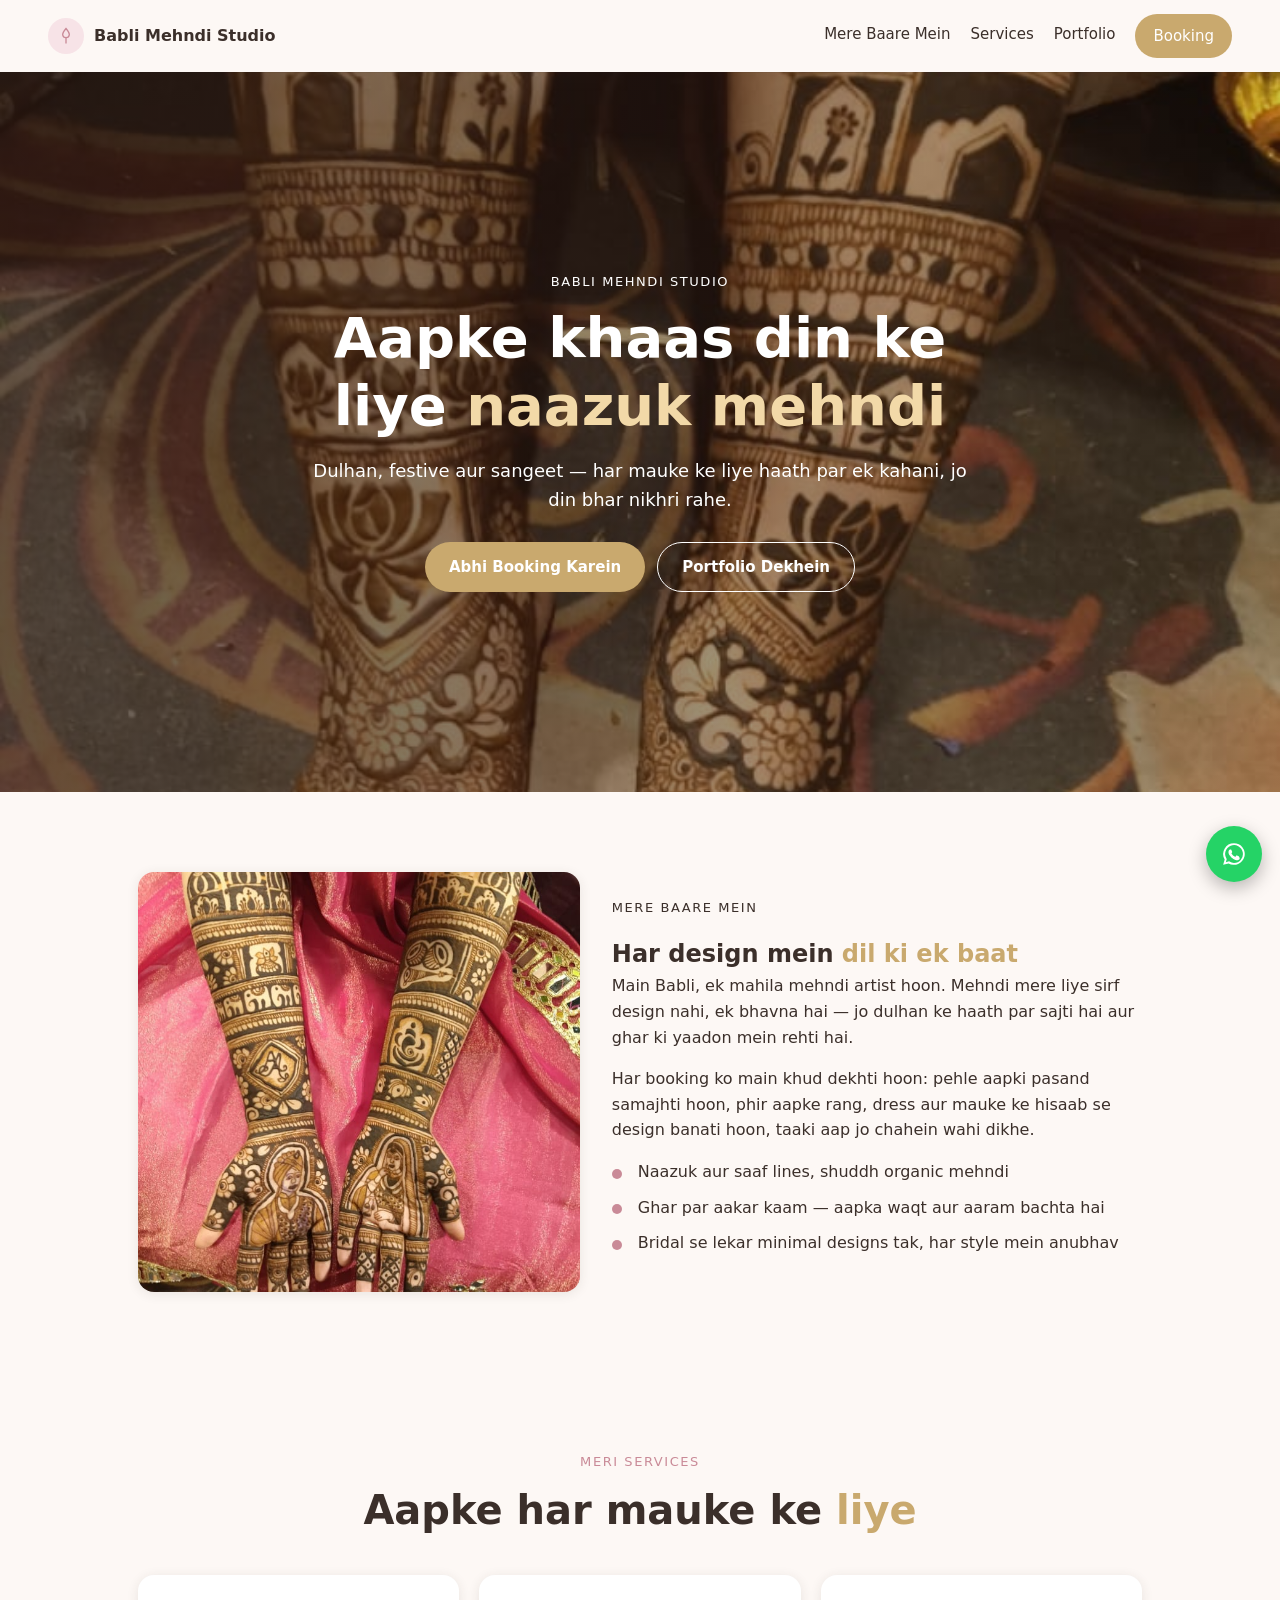
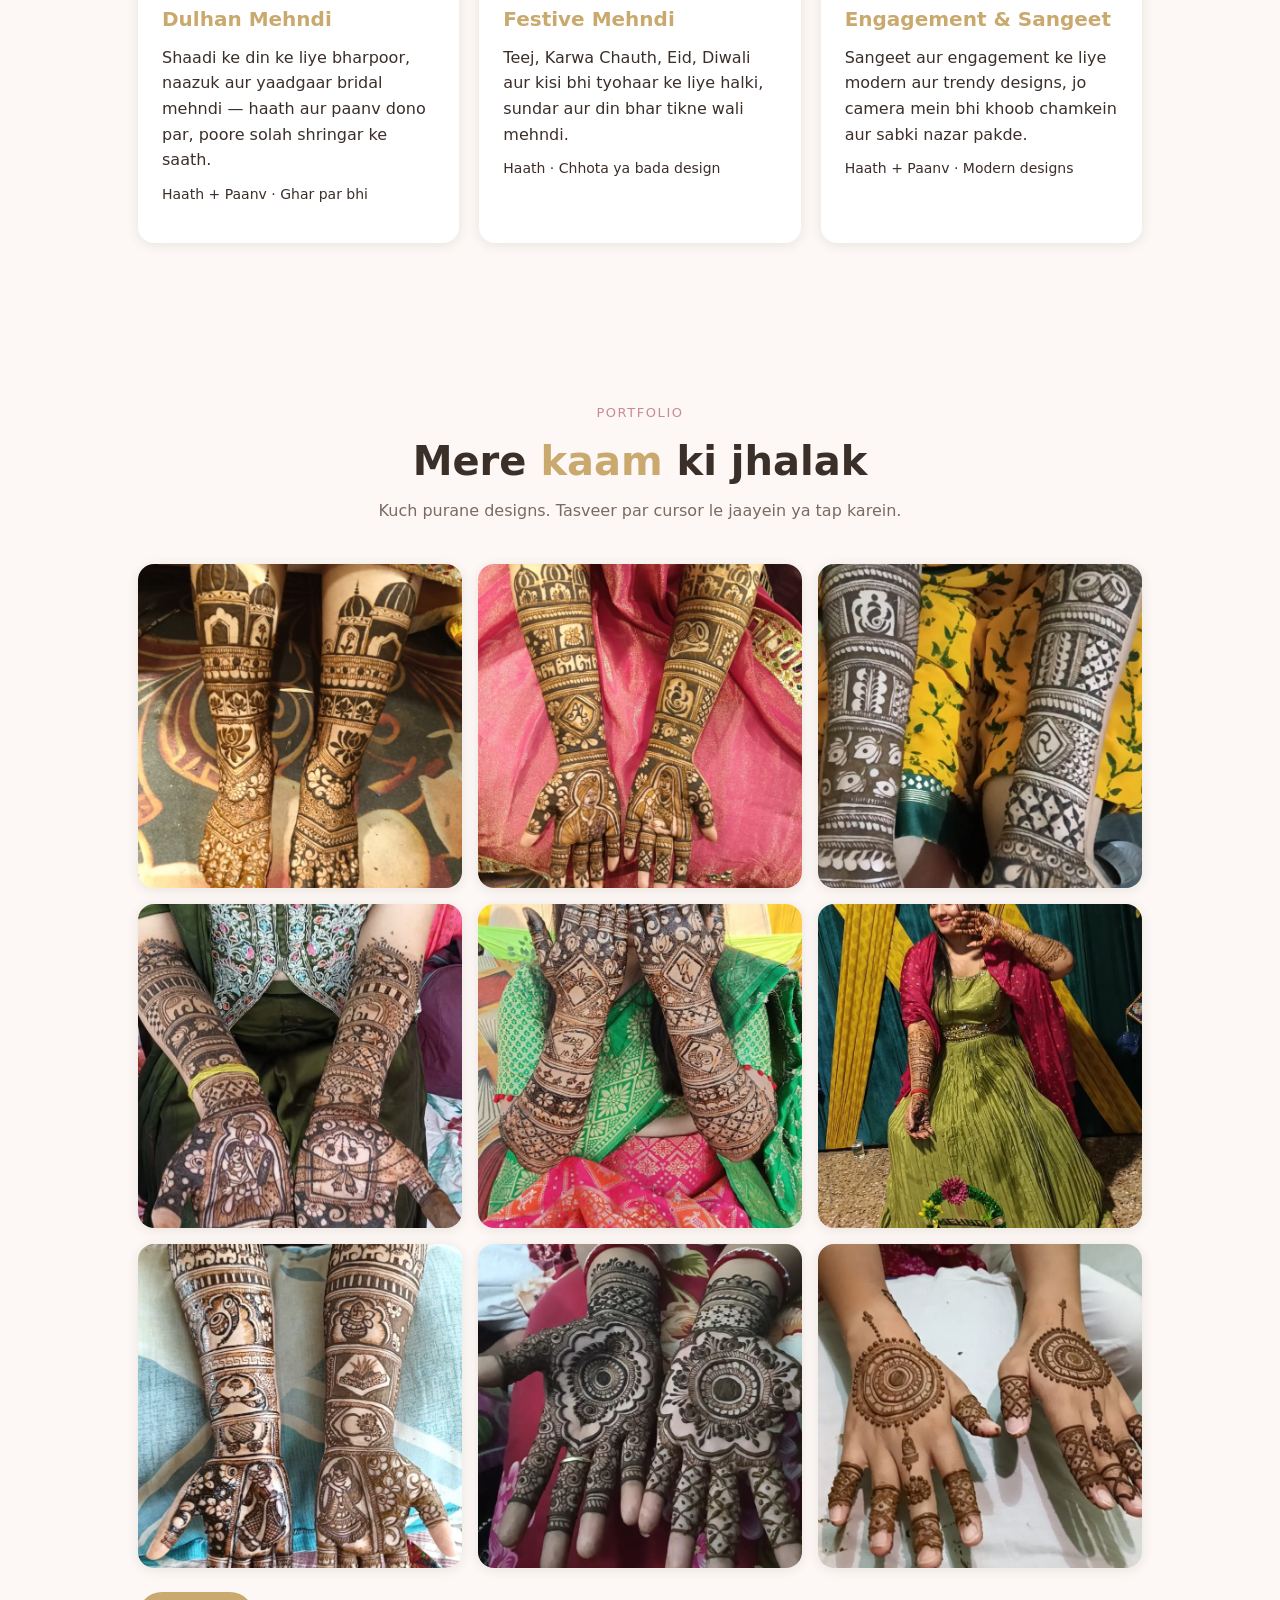
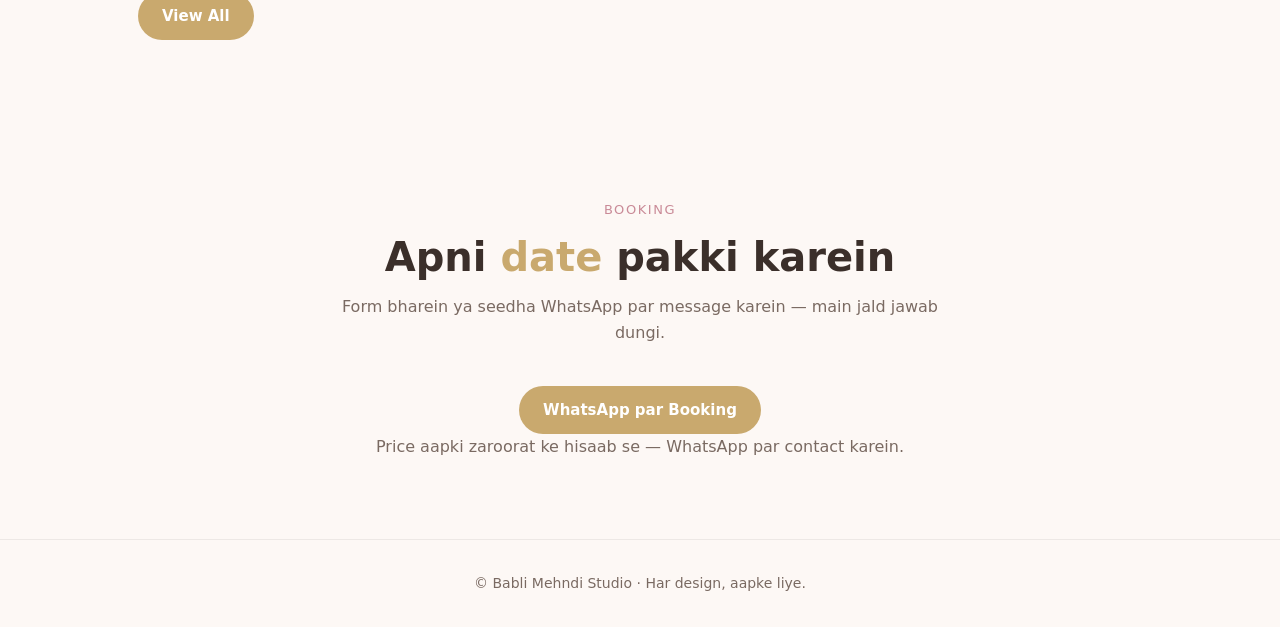
<file: index.html>
<!doctype html>
<html lang="hi">
<head>
  <meta charset="utf-8">
  <meta name="viewport" content="width=device-width, initial-scale=1">
  <title>Babli Mehndi Studio — Dulhan aur Festive Mehndi</title>
  <meta name="description" content="Babli Mehndi Studio: bridal, festive aur sangeet ke liye elegant mehndi designs. Portfolio dekhein aur booking karein.">
  <link rel="stylesheet" href="style.css">
  <link rel="stylesheet" href="style-extra.css">
  <link rel="stylesheet" href="assets/whatsapp-button.css">
</head>
<body>

  <header class="site-header">
    <a class="brand" href="#top">
      <span class="brand-mark" aria-hidden="true">
        <svg width="20" height="20" viewBox="0 0 24 24" fill="none" stroke="currentColor" stroke-width="1.6"><path d="M12 3c2.5 3 4 5.2 4 7.5A4 4 0 0 1 12 14a4 4 0 0 1-4-3.5C8 8.2 9.5 6 12 3z"/><path d="M12 14v7"/></svg>
      </span>
      <span>Babli Mehndi Studio</span>
    </a>
    <button class="nav-toggle" id="navToggle" aria-label="Menu kholen" aria-expanded="false">
      <svg width="24" height="24" viewBox="0 0 24 24" fill="none" stroke="currentColor" stroke-width="1.8" stroke-linecap="round"><path d="M4 7h16M4 12h16M4 17h16"/></svg>
    </button>
    <nav class="main-nav" id="mainNav">
      <a href="#about">Mere Baare Mein</a>
      <a href="#services">Services</a>
      <a href="#gallery">Portfolio</a>
      <a href="#booking" class="nav-cta">Booking</a>
    </nav>
  </header>

  <main id="top">

    <section class="hero">
      <div class="hero-art" aria-hidden="true">
        <svg class="hero-svg" viewBox="0 0 400 400" fill="none" stroke="#C9A96E" stroke-width="1.2">
          <circle cx="200" cy="200" r="160"/>
          <circle cx="200" cy="200" r="120"/>
          <circle cx="200" cy="200" r="80"/>
          <path d="M200 40 Q230 120 200 200 Q170 120 200 40Z"/>
          <path d="M360 200 Q280 230 200 200 Q280 170 360 200Z"/>
          <path d="M200 360 Q170 280 200 200 Q230 280 200 360Z"/>
          <path d="M40 200 Q120 170 200 200 Q120 230 40 200Z"/>
        </svg>
      </div>
      <div class="hero-inner">
        <p class="eyebrow">Babli Mehndi Studio</p>
        <h1>Aapke khaas din ke liye <span class="accent-text">naazuk mehndi</span></h1>
        <p class="hero-lead">Dulhan, festive aur sangeet — har mauke ke liye haath par ek kahani, jo din bhar nikhri rahe.</p>
        <div class="hero-actions">
          <a class="btn btn-primary" href="#booking">Abhi Booking Karein</a>
          <a class="btn btn-ghost" href="#gallery">Portfolio Dekhein</a>
        </div>
      </div>
    </section>

    <section class="section about" id="about">
      <div class="about-grid">
        <div class="about-art">
          <svg class="about-svg" viewBox="0 0 240 240" fill="none" stroke="#C98A97" stroke-width="1.4">
            <circle cx="120" cy="120" r="100"/>
            <path d="M120 30 Q140 100 120 120 Q100 100 120 30Z"/>
            <path d="M210 120 Q140 140 120 120 Q140 100 210 120Z"/>
            <path d="M120 210 Q100 140 120 120 Q140 140 120 210Z"/>
            <path d="M30 120 Q100 100 120 120 Q100 140 30 120Z"/>
          </svg>
        </div>
        <div class="about-text">
          <p class="eyebrow">Mere Baare Mein</p>
          <h2 class="section-title">Har design mein <span class="accent-text">dil ki ek baat</span></h2>
          <p>Main Babli, ek mahila mehndi artist hoon. Mehndi mere liye sirf design nahi, ek bhavna hai — jo dulhan ke haath par sajti hai aur ghar ki yaadon mein rehti hai.</p>
          <p>Har booking ko main khud dekhti hoon: pehle aapki pasand samajhti hoon, phir aapke rang, dress aur mauke ke hisaab se design banati hoon, taaki aap jo chahein wahi dikhe.</p>
          <ul class="about-points">
            <li>Naazuk aur saaf lines, shuddh organic mehndi</li>
            <li>Ghar par aakar kaam — aapka waqt aur aaram bachta hai</li>
            <li>Bridal se lekar minimal designs tak, har style mein anubhav</li>
          </ul>
        </div>
      </div>
    </section>

    <section class="section services" id="services">
      <div class="section-head">
        <p class="eyebrow">Meri Services</p>
        <h2>Aapke har mauke ke <span class="accent-text">liye</span></h2>
      </div>

      <div class="service-grid">
        <article class="service-card">
          <h3>Dulhan Mehndi</h3>
          <p>Shaadi ke din ke liye bharpoor, naazuk aur yaadgaar bridal mehndi — haath aur paanv dono par, poore solah shringar ke saath.</p>
          <p class="service-meta">Haath + Paanv · Ghar par bhi</p>
        </article>

        <article class="service-card">
          <h3>Festive Mehndi</h3>
          <p>Teej, Karwa Chauth, Eid, Diwali aur kisi bhi tyohaar ke liye halki, sundar aur din bhar tikne wali mehndi.</p>
          <p class="service-meta">Haath · Chhota ya bada design</p>
        </article>

        <article class="service-card">
          <h3>Engagement & Sangeet</h3>
          <p>Sangeet aur engagement ke liye modern aur trendy designs, jo camera mein bhi khoob chamkein aur sabki nazar pakde.</p>
          <p class="service-meta">Haath + Paanv · Modern designs</p>
        </article>
      </div>
    </section>

    <section class="section gallery" id="gallery">
      <div class="section-head">
        <p class="eyebrow">Portfolio</p>
        <h2>Mere <span class="accent-text">kaam</span> ki jhalak</h2>
        <p class="section-lead">Kuch purane designs. Tasveer par cursor le jaayein ya tap karein.</p>
      </div>

      <div class="gallery-grid">
        <figure class="gallery-item" tabindex="0">
          <img class="gallery-img" src="assets/images/mehndi-1.svg" alt="Gol flower pattern ki mehndi design" loading="lazy">
          <figcaption>Floral Circle</figcaption>
        </figure>
        <figure class="gallery-item" tabindex="0">
          <img class="gallery-img" src="assets/images/mehndi-2.svg" alt="Wavy line pattern wali mehndi design" loading="lazy">
          <figcaption>Wave Lines</figcaption>
        </figure>
        <figure class="gallery-item" tabindex="0">
          <img class="gallery-img" src="assets/images/mehndi-3.svg" alt="Paisley motif wali mehndi design" loading="lazy">
          <figcaption>Paisley Motif</figcaption>
        </figure>
        <figure class="gallery-item" tabindex="0">
          <img class="gallery-img" src="assets/images/mehndi-4.svg" alt="Bridal mehndi design" loading="lazy">
          <figcaption>Bridal Lace</figcaption>
        </figure>
        <figure class="gallery-item" tabindex="0">
          <img class="gallery-img" src="assets/images/mehndi-5.svg" alt="Minimal mehndi design" loading="lazy">
          <figcaption>Minimal Touch</figcaption>
        </figure>
        <figure class="gallery-item" tabindex="0">
          <img class="gallery-img" src="assets/images/mehndi-6.svg" alt="Festive mehndi design" loading="lazy">
          <figcaption>Festive Glow</figcaption>
        </figure>
      </div>
    </section>

    <section class="section booking" id="booking">
      <div class="section-head">
        <p class="eyebrow">Booking</p>
        <h2>Apni <span class="accent-text">date</span> pakki karein</h2>
        <p class="section-lead booking-note">Form bharein ya seedha WhatsApp par message karein — main jald jawab dungi.</p>
      </div>
      <div class="booking-cta">
        <a class="btn btn-primary" href="https://wa.me/917860171192?text=Namaste%2C%20Babli%20Mehndi%20Studio%20mein%20booking%20karni%20hai" target="_blank" rel="noopener">WhatsApp par Booking</a>
      </div>
      <p class="booking-note">Price aapki zaroorat ke hisaab se — WhatsApp par contact karein.</p>
    </section>

  </main>

  <a class="wa-float" href="https://wa.me/917860171192?text=Namaste%2C%20Babli%20Mehndi%20Studio%20mein%20booking%20karni%20hai" target="_blank" rel="noopener" aria-label="WhatsApp par message karein">
    <svg width="26" height="26" viewBox="0 0 24 24" fill="currentColor" aria-hidden="true"><path d="M12 2a10 10 0 0 0-8.6 15.1L2 22l5-1.3A10 10 0 1 0 12 2zm0 18.2a8.2 8.2 0 0 1-4.2-1.2l-.3-.2-3 .8.8-2.9-.2-.3A8.2 8.2 0 1 1 12 20.2zm4.5-6.1c-.2-.1-1.4-.7-1.6-.8-.2-.1-.4-.1-.6.1l-.8 1c-.1.2-.3.2-.5.1a6.7 6.7 0 0 1-3.3-2.9c-.2-.4.2-.4.6-1.2.1-.2 0-.3 0-.4l-.7-1.8c-.2-.4-.4-.4-.6-.4h-.5a1 1 0 0 0-.7.3 3 3 0 0 0-.9 2.2c0 1.3.9 2.6 1.1 2.8.1.2 1.8 2.8 4.4 3.9 2.6 1 2.6.7 3.1.7.5 0 1.4-.6 1.6-1.1.2-.6.2-1.1.1-1.2-.1-.1-.2-.2-.4-.3z"/></svg>
  </a>

  <footer class="site-footer">
    <p>© Babli Mehndi Studio · Har design, aapke liye.</p>
  </footer>

  <script src="script.js"></script>
</body>
</html>
</file>
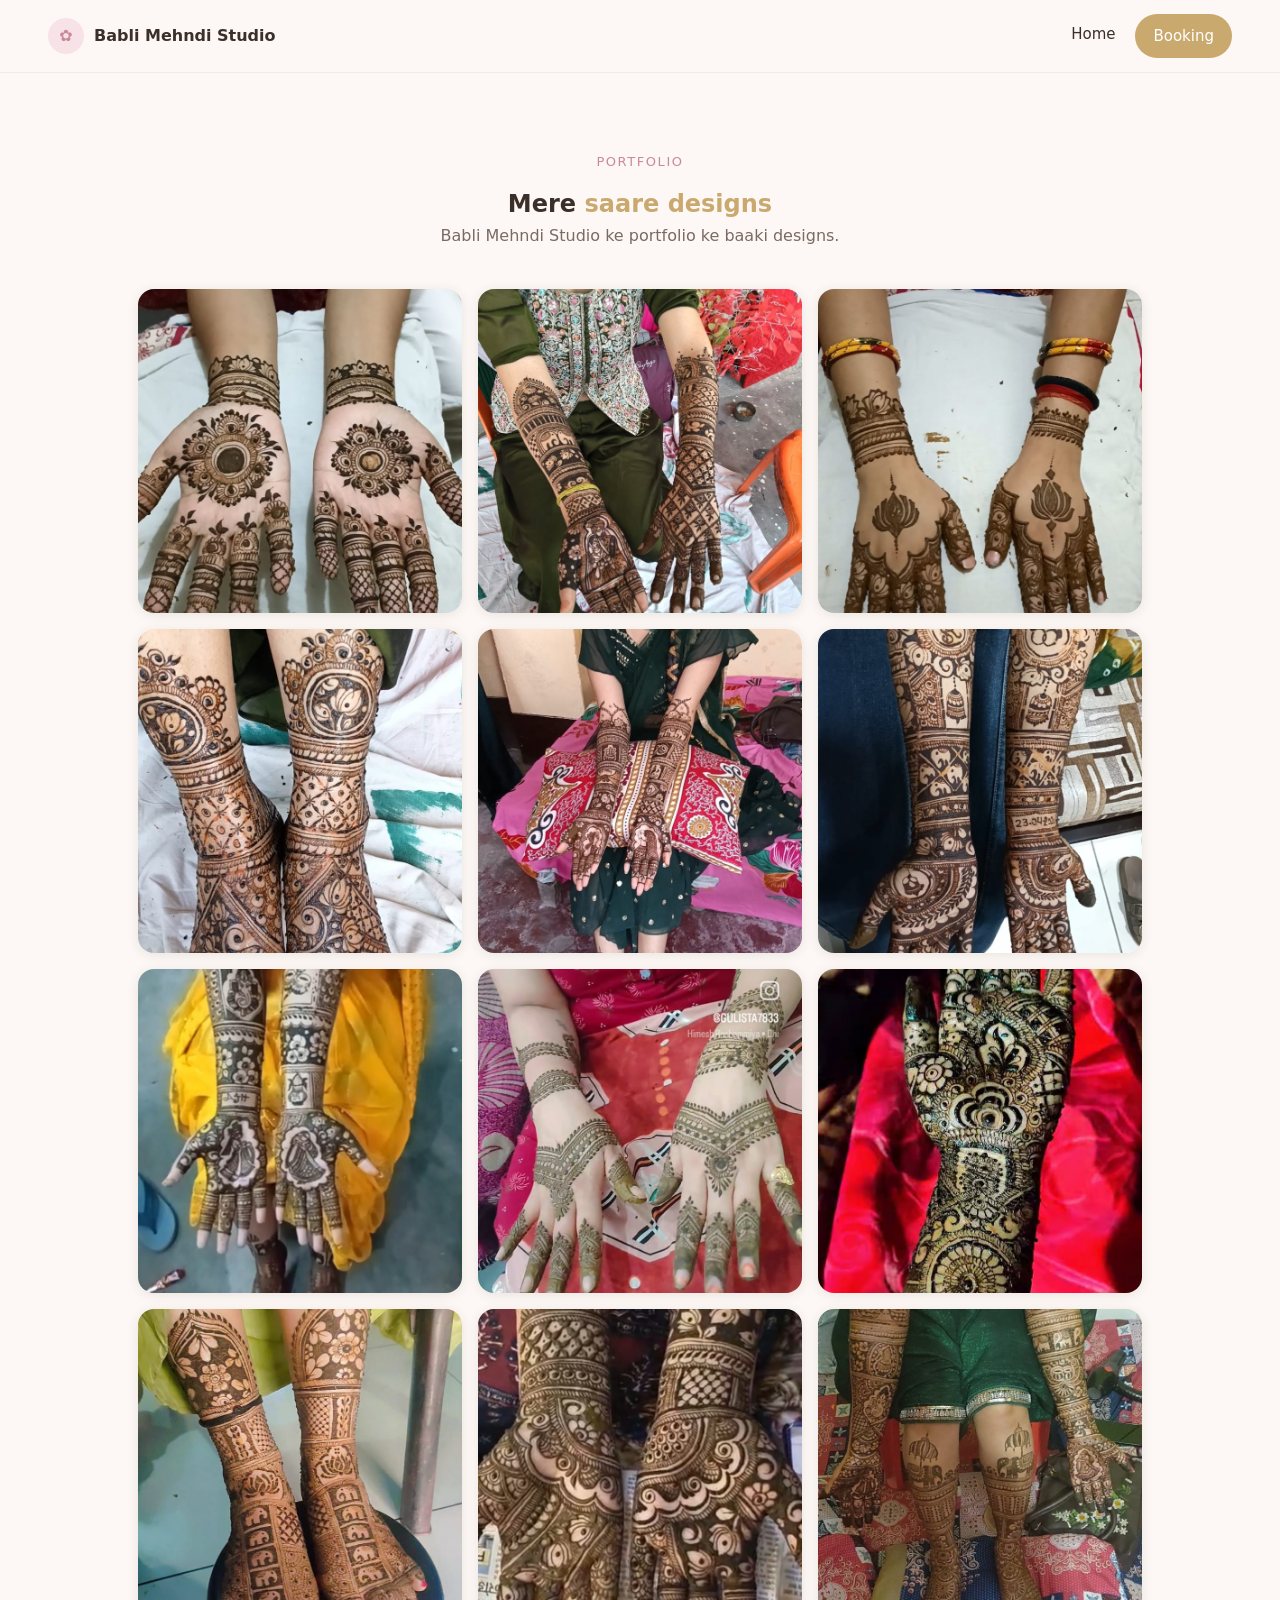
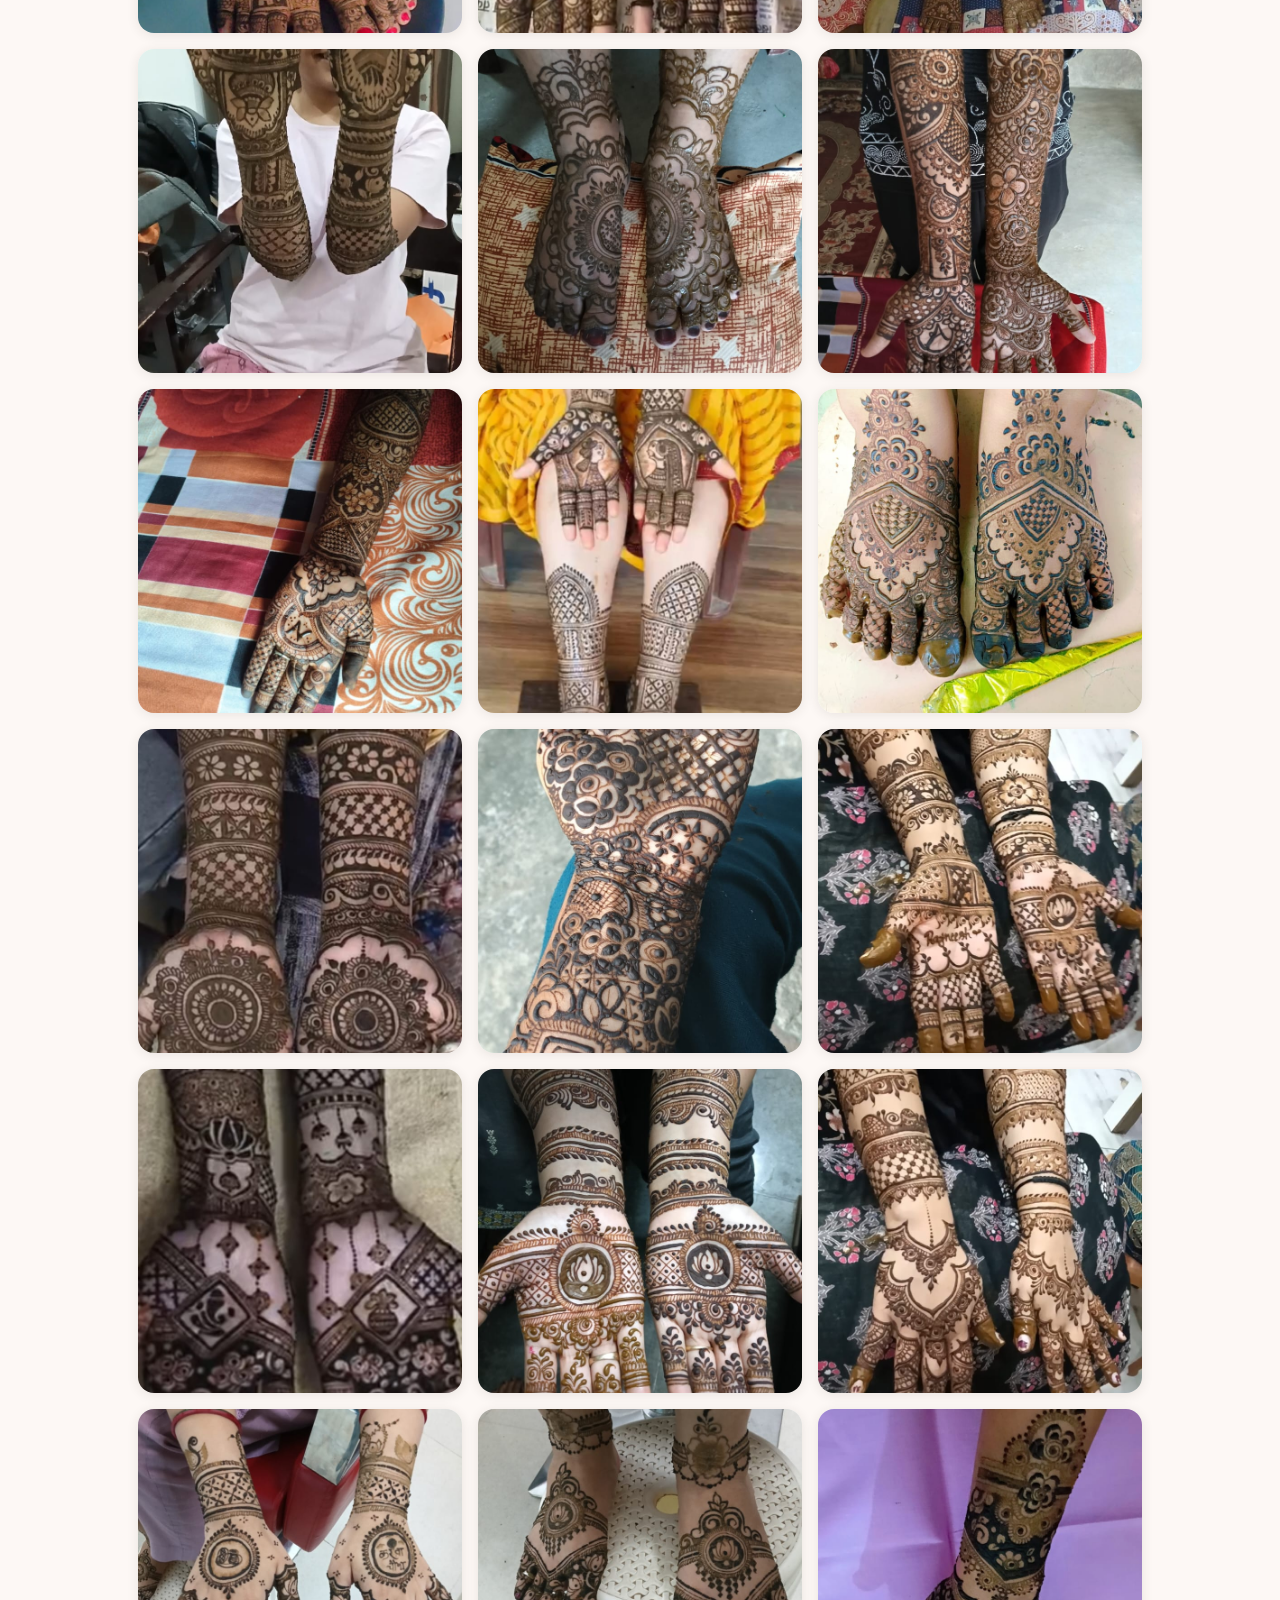
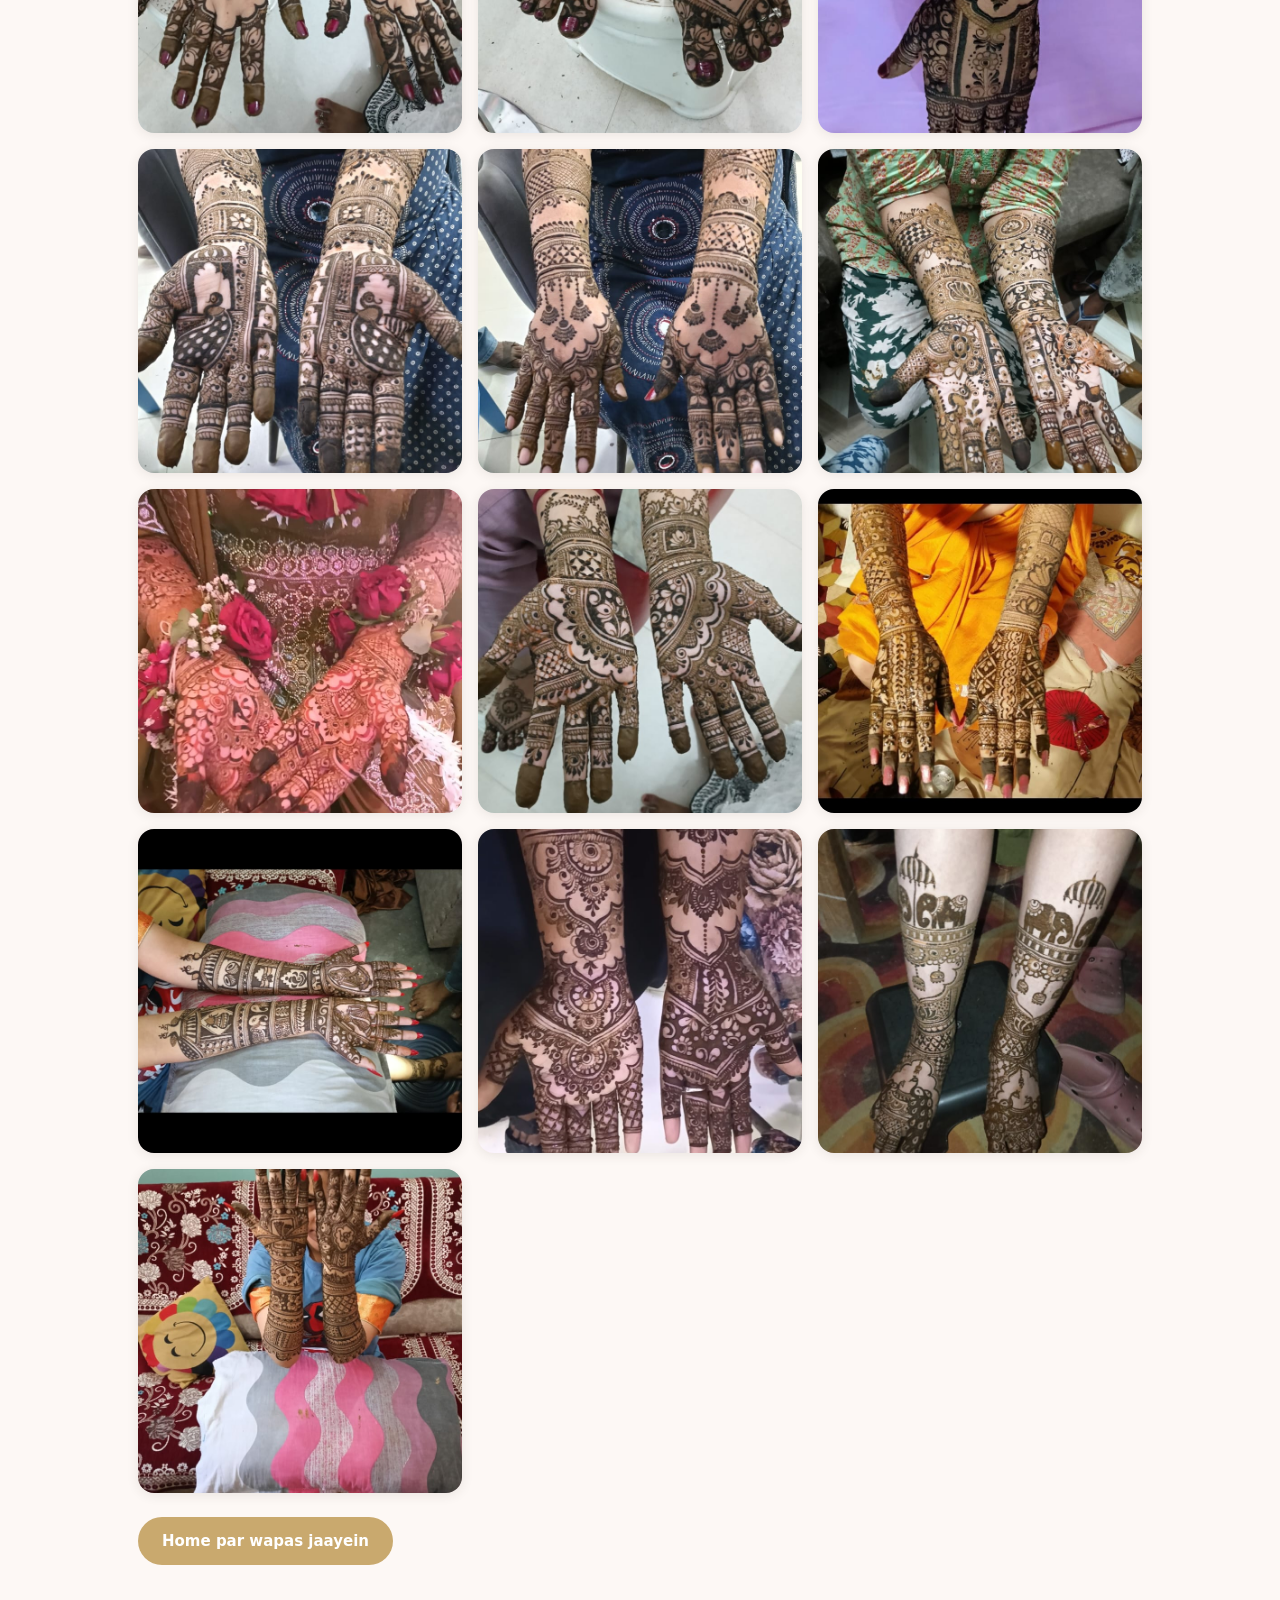
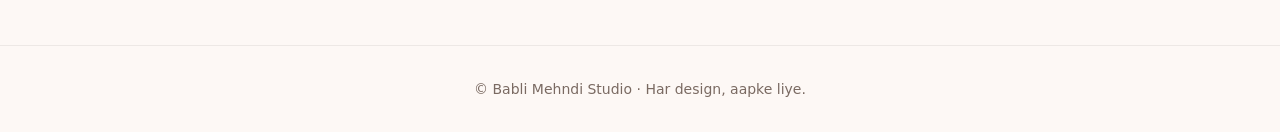
<file: portfolio.html>
<!doctype html>
<html lang="hi">
<head>
  <meta charset="utf-8">
  <meta name="viewport" content="width=device-width, initial-scale=1">
  <title>Full Portfolio — Babli Mehndi Studio</title>
  <meta name="description" content="Babli Mehndi Studio ke poore mehndi design portfolio ko dekhein.">
  <link rel="stylesheet" href="style.css">
  <link rel="stylesheet" href="style-extra.css">
</head>
<body data-page="portfolio">
  <header class="site-header">
    <a class="brand" href="index.html">
      <span class="brand-mark" aria-hidden="true">✿</span>
      <span>Babli Mehndi Studio</span>
    </a>
    <nav class="main-nav" aria-label="Main navigation">
      <a href="index.html">Home</a>
      <a href="index.html#booking" class="nav-cta">Booking</a>
    </nav>
  </header>
  <main>
    <section class="section gallery" id="gallery">
      <div class="section-head">
        <p class="eyebrow">Portfolio</p>
        <h1 class="section-title">Mere <span class="accent-text">saare designs</span></h1>
        <p class="section-lead">Babli Mehndi Studio ke portfolio ke baaki designs.</p>
      </div>
      <div class="gallery-grid"></div>
    </section>
  </main>
  <footer class="site-footer">
    <p>© Babli Mehndi Studio · Har design, aapke liye.</p>
  </footer>
  <script src="script.js"></script>
</body>
</html>
</file>
<file: style.css>
:root {
  --bg: #FDF8F5;
  --surface: #FFFFFF;
  --accent: #C9A96E;
  --accent-soft: #C98A97;
  --text: #3B2F2A;
  --muted: #7A6A62;
  --radius: 16px;
  --shadow: 0 2px 12px rgba(59,47,42,.10);
}

* { box-sizing: border-box; margin: 0; padding: 0; }
html { scroll-behavior: smooth; }
body {
  font-family: system-ui, -apple-system, "Segoe UI", Roboto, sans-serif;
  background: var(--bg);
  color: var(--text);
  font-size: 16px;
  line-height: 1.6;
}
img, svg { max-width: 100%; height: auto; display: block; }
a { color: inherit; text-decoration: none; }

.accent-text { color: var(--accent); }
.eyebrow {
  font-size: 13px;
  letter-spacing: .12em;
  text-transform: uppercase;
  color: var(--accent-soft);
  margin-bottom: 12px;
}

/* HEADER */
.site-header {
  position: sticky; top: 0; z-index: 50;
  display: flex; align-items: center; justify-content: space-between;
  padding: 14px clamp(16px, 5vw, 48px);
  background: rgba(253,248,245,.92);
  backdrop-filter: blur(8px);
  box-shadow: 0 1px 0 rgba(59,47,42,.06);
}
.brand { display: flex; align-items: center; gap: 10px; font-weight: 600; }
.brand-mark {
  display: inline-flex; align-items: center; justify-content: center;
  width: 36px; height: 36px; border-radius: 50%;
  background: #F7E3E7; color: var(--accent-soft);
}
.nav-toggle {
  display: none;
  min-width: 44px; min-height: 44px;
  background: none; border: none; color: var(--text); cursor: pointer;
  align-items: center; justify-content: center;
}
.main-nav { display: flex; gap: 20px; }
.main-nav a { font-size: 15px; padding: 8px 0; }
.nav-cta {
  background: var(--accent); color: #fff !important;
  padding: 10px 18px !important; border-radius: 999px;
}

/* HERO */
.hero {
  position: relative;
  display: flex; align-items: center; justify-content: center;
  min-height: 80vh;
  padding: clamp(48px, 10vw, 96px) clamp(16px, 5vw, 48px);
  text-align: center;
  overflow: hidden;
}
.hero-art {
  position: absolute; inset: 0;
  display: flex; align-items: center; justify-content: center;
  opacity: .35; pointer-events: none;
}
.hero-svg { width: min(420px, 80vw); height: auto; }
.hero-inner { position: relative; max-width: 680px; }
.hero h1 {
  font-size: clamp(28px, 7vw, 56px);
  line-height: 1.2;
  font-weight: 700;
  margin-bottom: 18px;
}
.hero-lead {
  font-size: clamp(16px, 2.2vw, 18px);
  color: var(--muted);
  margin-bottom: 28px;
}
.hero-actions {
  display: flex; flex-wrap: wrap; gap: 12px; justify-content: center;
}

/* BUTTONS */
.btn {
  display: inline-flex; align-items: center; justify-content: center;
  min-height: 44px; padding: 12px 24px;
  border-radius: 999px; font-weight: 600; font-size: 15px;
  border: none; cursor: pointer;
  transition: transform .18s ease, opacity .18s ease;
}
.btn:hover { transform: translateY(-2px); opacity: .95; }
.btn:disabled { opacity: .6; cursor: not-allowed; transform: none; }
.btn-primary { background: var(--accent); color: #fff; }
.btn-ghost { border: 1.5px solid var(--accent); color: var(--text); background: transparent; }

/* SECTIONS */
.section {
  padding: clamp(48px, 8vw, 80px) clamp(16px, 5vw, 48px);
  max-width: 1100px; margin: 0 auto;
}
.section-head { text-align: center; margin-bottom: 40px; }
.section-head h2 {
  font-size: clamp(24px, 5.5vw, 40px);
  line-height: 1.25; margin-bottom: 12px;
}
.section-lead { color: var(--muted); max-width: 620px; margin: 0 auto; }

/* ABOUT */
.about-grid {
  display: grid; gap: 32px; align-items: center;
}
.about-art { display: flex; justify-content: center; align-items: center; }
.about-svg { width: min(240px, 60vw); height: auto; }
.about-text p { margin-bottom: 16px; color: var(--text); }
.about-points { list-style: none; margin-top: 8px; }
.about-points li {
  position: relative; padding-left: 26px; margin-bottom: 10px;
}
.about-points li::before {
  content: ""; position: absolute; left: 0; top: .6em;
  width: 10px; height: 10px; border-radius: 50%;
  background: var(--accent-soft);
}

/* SERVICES */
.service-grid { display: grid; gap: 20px; }
.service-card {
  background: var(--surface);
  border-radius: var(--radius);
  padding: 28px 24px;
  box-shadow: var(--shadow);
  transition: transform .18s ease, box-shadow .18s ease;
}
.service-card:hover { transform: translateY(-4px); }
.service-card h3 { font-size: 20px; margin-bottom: 10px; color: var(--accent); }
.service-card p { color: var(--text); margin-bottom: 10px; }
.service-meta { font-size: 14px; color: var(--muted); }

/* PORTFOLIO GALLERY */
.gallery-grid {
  display: grid; gap: 16px;
  grid-template-columns: 1fr;
}
@media (min-width: 720px) {
  .gallery-grid { grid-template-columns: repeat(3, 1fr); }
  .about-grid { grid-template-columns: 1fr 1.2fr; }
  .service-grid { grid-template-columns: repeat(3, 1fr); }
}
.gallery-item {
  position: relative;
  border-radius: var(--radius);
  overflow: hidden;
  background: var(--surface);
  box-shadow: var(--shadow);
  cursor: pointer;
}
.gallery-img {
  width: 100%; height: auto; aspect-ratio: 1 / 1;
  object-fit: cover; display: block;
  background: #F7E3E7;
  transition: transform .4s ease, filter .4s ease;
}
.gallery-item figcaption {
  position: absolute; left: 0; right: 0; bottom: 0;
  padding: 14px 16px;
  background: linear-gradient(to top, rgba(59,47,42,.75), transparent);
  color: #fff; font-size: 14px; font-weight: 500;
  opacity: 0; transform: translateY(8px);
  transition: opacity .3s ease, transform .3s ease;
}
.gallery-item:hover .gallery-img { transform: scale(1.06); filter: saturate(1.1); }
.gallery-item:hover figcaption { opacity: 1; transform: translateY(0); }

/* BOOKING */
.booking { text-align: center; }
.booking-note { color: var(--muted); }

.booking-form { text-align: left; max-width: 560px; margin: 0 auto; }
.form-row { margin-bottom: 18px; }
.form-row label {
  display: block; font-weight: 600; font-size: 15px; margin-bottom: 8px;
}
.form-row .req { color: var(--accent-soft); }
.form-row input,
.form-row select,
.form-row textarea {
  width: 100%;
  min-height: 44px;
  padding: 12px 14px;
  font: inherit; font-size: 16px;
  color: var(--text);
  background: var(--surface);
  border: 1.5px solid rgba(59,47,42,.18);
  border-radius: 12px;
}
.form-row input:focus,
.form-row select:focus,
.form-row textarea:focus {
  outline: none;
  border-color: var(--accent);
  box-shadow: 0 0 0 3px rgba(201,169,110,.25);
}
.form-row textarea { resize: vertical; }

.form-actions { margin-top: 8px; text-align: center; }
.form-error {
  color: #B3261E; font-size: 14px; margin: 8px 0;
}
.form-status {
  margin-top: 14px; font-size: 15px; color: var(--muted); text-align: center;
}

/* PHOTOS UPLOAD */
.photos { text-align: center; }
.photos-form { max-width: 560px; margin: 0 auto; text-align: left; }

.upload-box {
  display: flex; flex-direction: column; align-items: center; gap: 6px;
  position: relative;
  padding: 32px 20px;
  border: 2px dashed var(--accent-soft);
  border-radius: var(--radius);
  background: var(--surface);
  text-align: center;
  cursor: pointer;
  transition: background .2s ease, border-color .2s ease;
}
.upload-box:hover,
.upload-box:focus-within {
  background: #FBEFF1;
  border-color: var(--accent);
}
.upload-box-unused input[type="file"] {
  position: absolute; inset: 0; width: 100%; height: 100%;
  opacity: 0; cursor: pointer;
}
.upload-icon { color: var(--accent-soft); }
.upload-text { font-weight: 600; font-size: 15px; }
.upload-hint { font-size: 13px; color: var(--muted); }

.photo-previews {
  display: grid; gap: 10px;
  grid-template-columns: repeat(3, 1fr);
  margin-top: 16px;
}
.photo-previews:empty { display: none; }
.photo-previews img {
  width: 100%; aspect-ratio: 1 / 1;
  object-fit: cover;
  border-radius: 12px;
  background: #F7E3E7;
}

/* FOOTER */
.site-footer {
  text-align: center;
  padding: 32px 16px;
  color: var(--muted);
  font-size: 14px;
  border-top: 1px solid rgba(59,47,42,.08);
}

/* MOBILE NAV */
@media (max-width: 719px) {
  .nav-toggle { display: inline-flex; }
  .main-nav {
    position: absolute; top: 100%; left: 0; right: 0;
    flex-direction: column; gap: 0;
    background: var(--bg);
    box-shadow: 0 8px 16px rgba(59,47,42,.08);
    max-height: 0; overflow: hidden;
    transition: max-height .3s ease;
  }
  .main-nav.is-open { max-height: 320px; }
  .main-nav a {
    padding: 14px clamp(16px, 5vw, 48px);
    border-top: 1px solid rgba(59,47,42,.06);
  }
  .nav-cta { margin: 12px clamp(16px, 5vw, 48px); text-align: center; }
}
@media (min-width: 720px) {
  .main-nav { position: static; max-height: none; }
}
</file>
<file: style-extra.css>
/* ===== REAL PHOTO HERO BANNER ===== */
.hero {
  isolation: isolate;
  color: #fff;
}
.hero-art { display: none; }
.hero::before {
  content: "";
  position: absolute;
  inset: 0;
  z-index: -1;
  background:
    linear-gradient(90deg, rgba(38, 22, 18, .72), rgba(38, 22, 18, .24)),
    url("assets/images/WhatsApp%20Image%202026-11-27%20at%205.56.18%20PM.jpeg") center 48% / cover no-repeat;
}
.hero .eyebrow,
.hero h1,
.hero-lead { color: #fff; }
.hero .accent-text { color: #f2d9a8; }
.hero .btn-ghost { border-color: #fff; color: #fff; }

/* ===== REAL PHOTO IN ABOUT SECTION ===== */
.about-art {
  min-height: 340px;
  padding: 0;
  border-radius: var(--radius);
  overflow: hidden;
  background: url("assets/images/WhatsApp%20Image%202026-11-27%20at%205.56.30%20PM.jpeg") center / cover no-repeat;
  box-shadow: var(--shadow);
}
.about-art .about-svg { display: none; }
@media (min-width: 720px) {
  .about-art { min-height: 420px; }
}

/* Keep the View All button separated from the last portfolio row. */
.gallery-actions {
  margin-top: 24px;
}
</file>
<file: assets/whatsapp-button.css>
.wa-float {
  position: fixed;
  right: 18px;
  bottom: 18px;
  z-index: 60;
  width: 56px;
  height: 56px;
  border-radius: 50%;
  display: grid;
  place-items: center;
  background: #25D366;
  color: #fff;
  box-shadow: 0 6px 18px rgba(0, 0, 0, .28);
  text-decoration: none;
  transition: transform .18s ease, box-shadow .18s ease;
}
.wa-float:hover,
.wa-float:focus-visible {
  transform: scale(1.06);
  box-shadow: 0 10px 24px rgba(0, 0, 0, .34);
}
.wa-float:focus-visible {
  outline: 2px solid #C9A96E;
  outline-offset: 3px;
}
@media (prefers-reduced-motion: reduce) {
  .wa-float { transition: none; }
}
</file>
